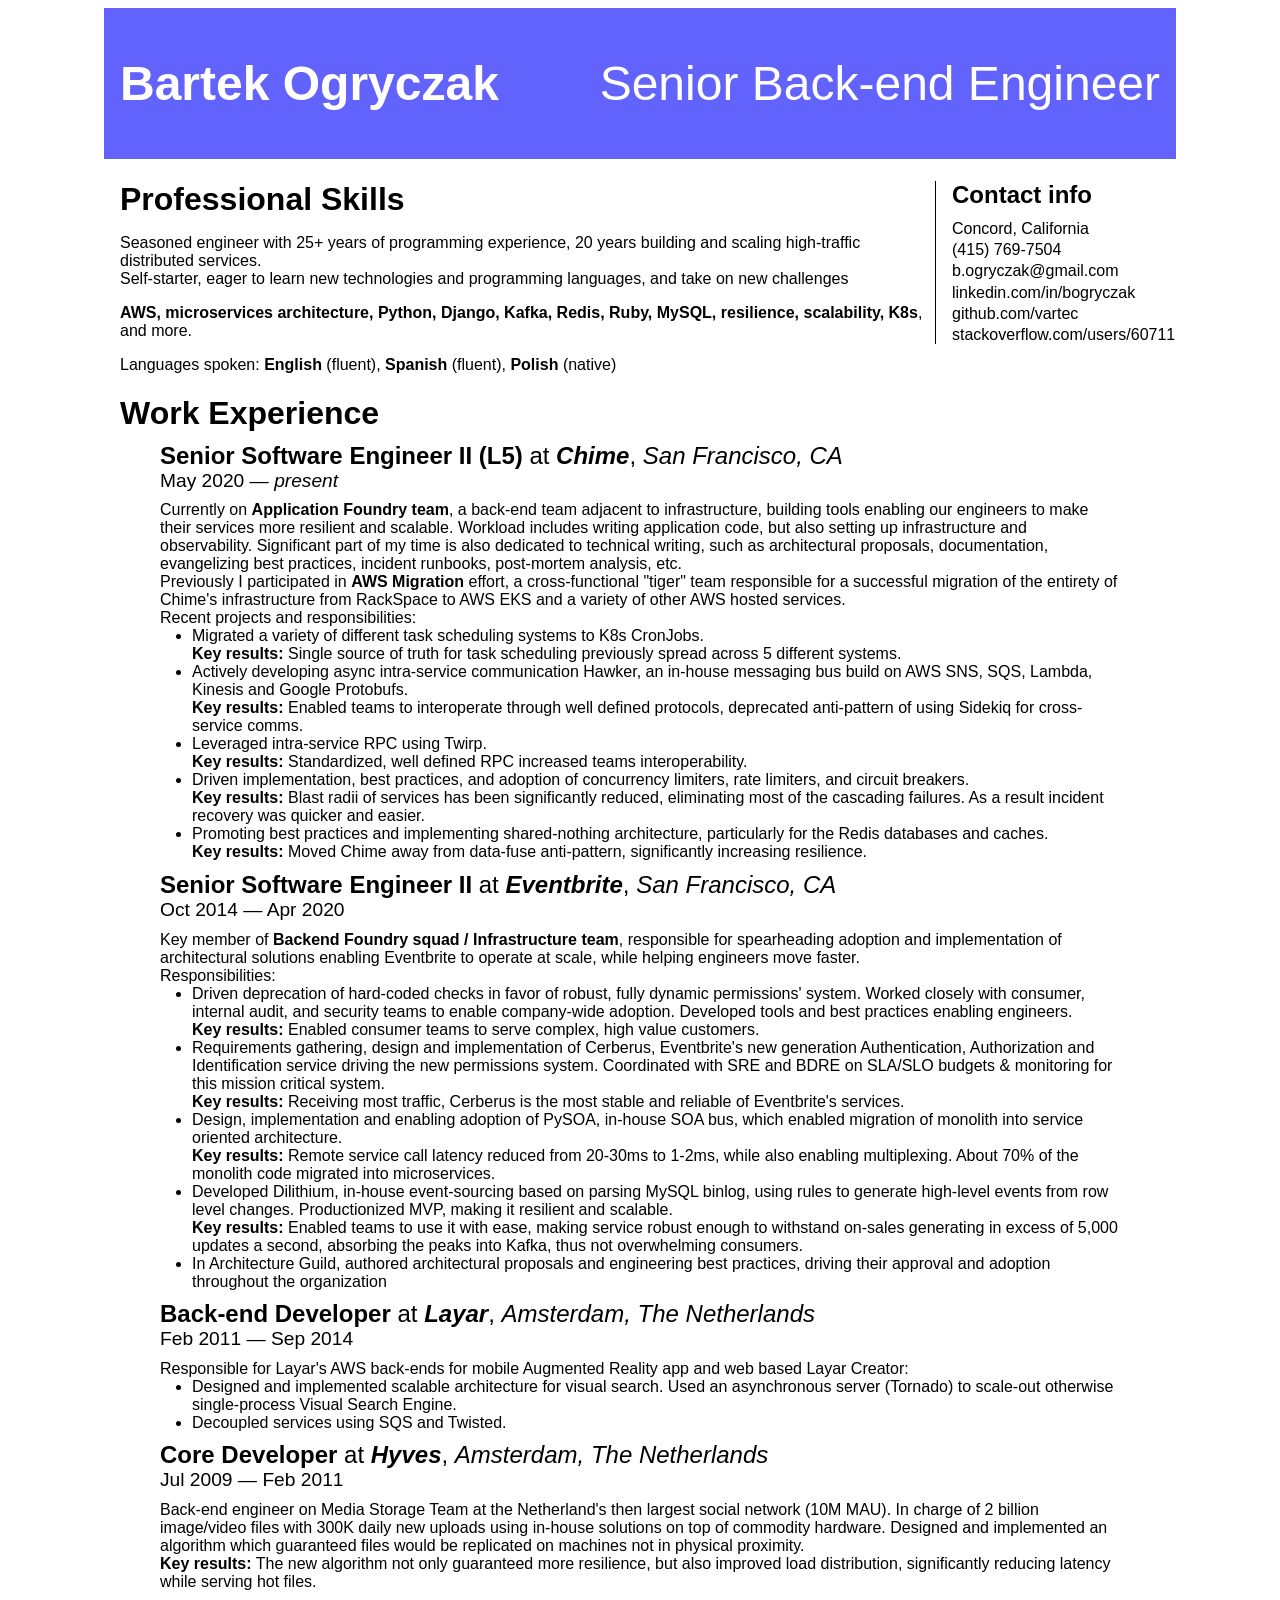
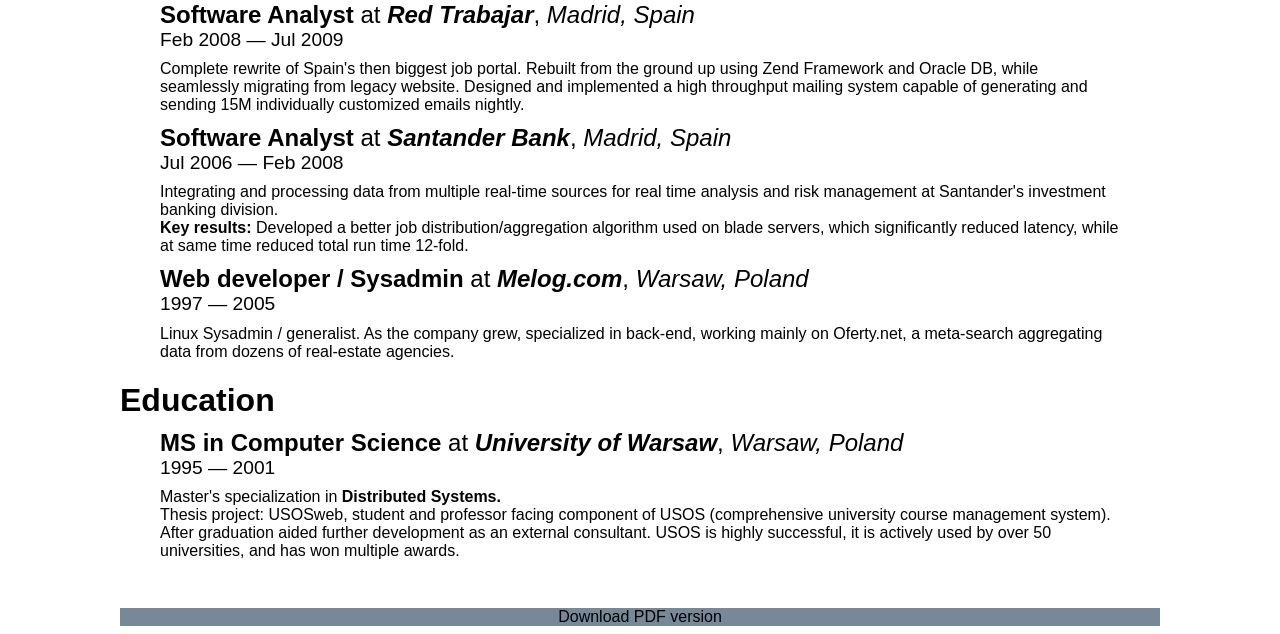
<file: index.html>
<html>
    <head>
        <title>Bartek Ogryczak</title>
        <link rel="stylesheet" type="text/css" href="resume.css">
        <meta charset="utf-8">
        <meta http-equiv="refresh" content="0; url=resume.html">
    </head>
    <body>
    <a href="resume.html">Bartek Ogryczak - Résumé</a>
    </body>
</html>
</file>
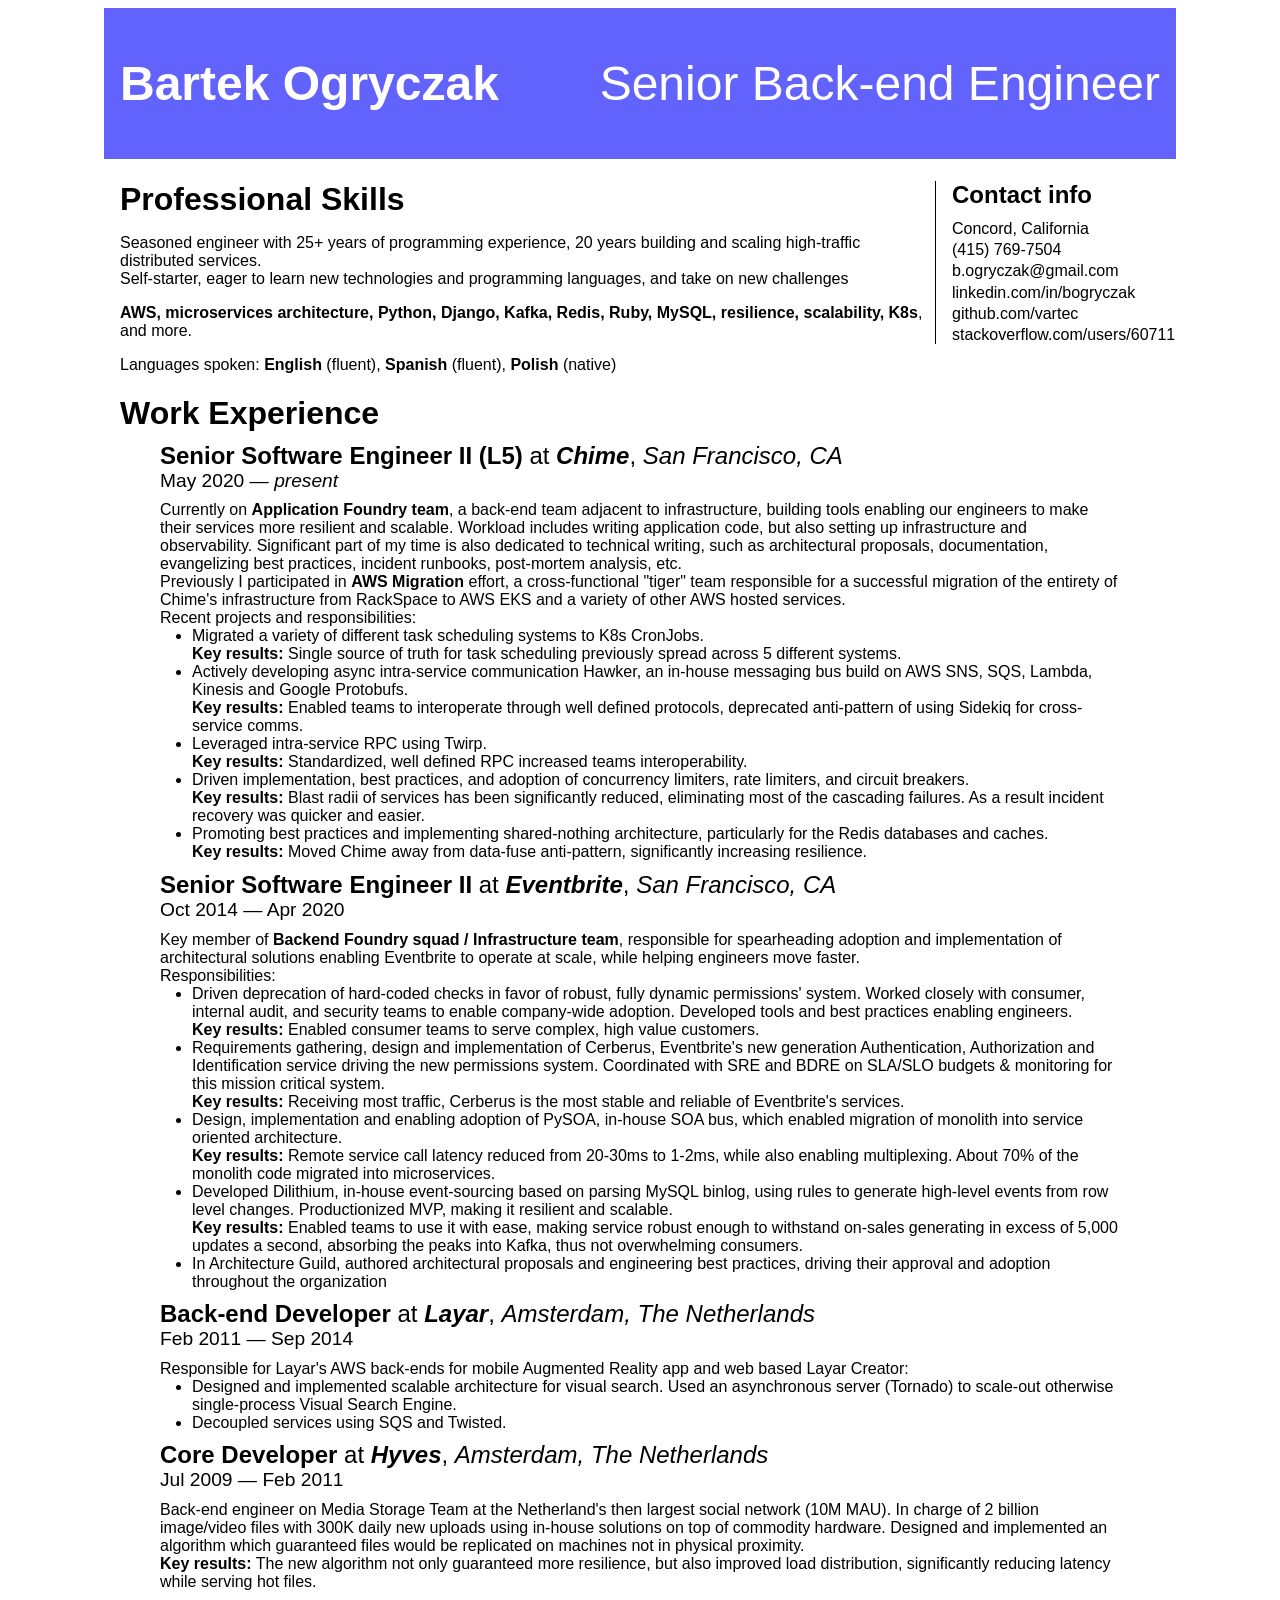
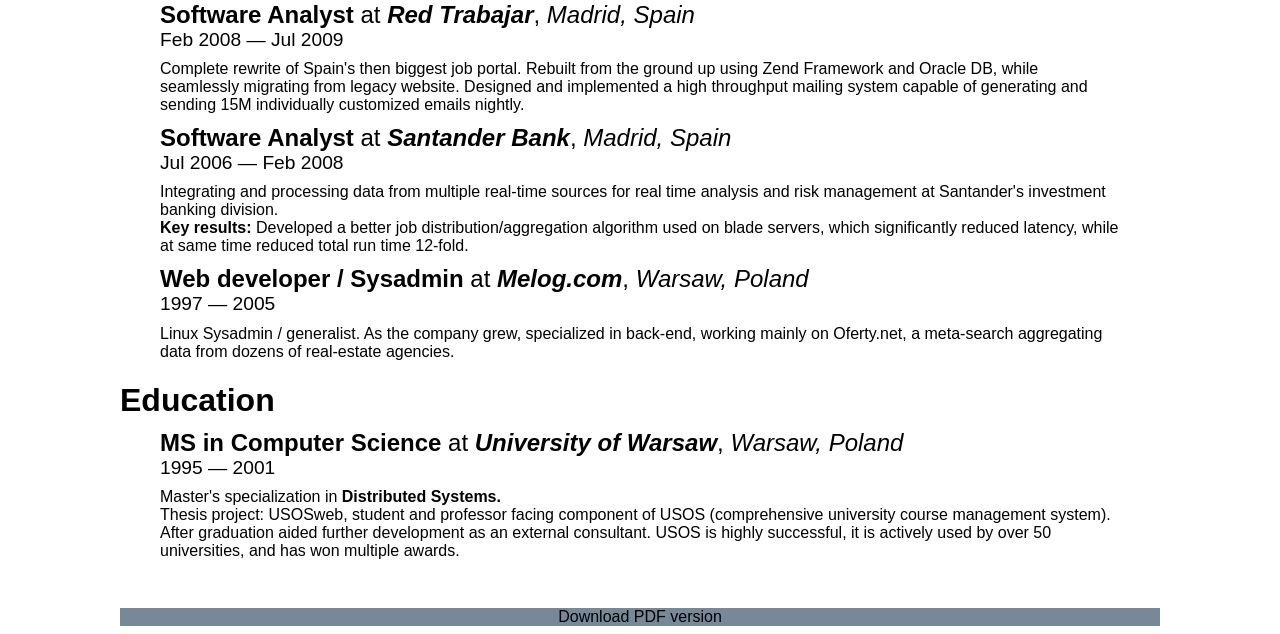
<file: resume.html>
<html>
    <head>
        <title>Bartek Ogryczak - Résumé</title>
        <meta property="og:title" content="Bartek Ogryczak - Résumé"/>
        <meta property="og:description" content="Seasoned engineer with 20+ years of programming experience, 15 years building and scaling high-traffic distributed services"/>
        <link rel="stylesheet" type="text/css" href="resume.css">
        <meta charset="utf-8">
        <link href="https://assets.calendly.com/assets/external/widget.css" rel="stylesheet">
        <script src="https://assets.calendly.com/assets/external/widget.js" type="text/javascript" async></script>
        <script type="text/javascript">window.onload = function() 
         { Calendly.initBadgeWidget({ url: 'https://calendly.com/b-ogryczak', text: 'Schedule time with me', color: '#00720d', textColor: '#ffffff', branding: true }); }
        </script>
    </head>
    <body>
        <div class="header">
            <div class="name-role">
                <h1><span title="pronounced bar-tech og-ree-chuck">Bartek Ogryczak</span>
                    <span class="role">Senior Back-end Engineer</span>
                    <span class="print-only">pronounced: bar-tech og-ree-chuck</span>
                </h1>
            </div>
        </div>
        <div class="main">
            <div class="contacts">
                <h2>Contact info</h2>
                <ul>
                    <li><a href="https://www.google.com/maps/place/Concord,+CA+94521/">Concord, California</a></li>
                    <li><a href="tel:+1-415-769-7504">(415) 769-7504</a></li>
                    <li><a href="mailto:b.ogryczak@gmail.com">b.ogryczak@gmail.com</a></li>
                    <li><a href="https://linkedin.com/in/bogryczak">linkedin.com/in/bogryczak</a></li>
                    <li><a href="https://github.com/vartec">github.com/vartec</a></li>
                    <li><a href="https://stackoverflow.com/users/60711/vartec">stackoverflow.com/users/60711</a></li>
                </ul>
            </div>

            <div class="skills">
            <h1>Professional Skills</h1>
            <p>Seasoned engineer with 25+ years of programming experience, 20&nbsp;years building and scaling high-traffic distributed services. 
            <br/>Self-starter, eager to learn new technologies and programming languages, and take on new challenges
            <p>
            <em>AWS, microservices architecture, Python, Django, Kafka, Redis, Ruby, MySQL, resilience, scalability, K8s</em>, and more.
            
            <p>Languages spoken: <em>English</em> (fluent), <em>Spanish</em> (fluent), <em>Polish</em> (native)</p>
            </div>

            <h1>Work Experience</h1>

            <div class="experience pagebreak">
                <h2>
                    <span class="position">Senior Software Engineer II (L5)</span> at
                    <span class="company"><a href="https://chime.com/">Chime</a></span>, <span class="location">San Francisco, CA</span>
                    <span class="dates">May 2020 &mdash; <i>present</i></span>
                </h2>
    
                <p>
                    Currently on <em>Application Foundry team</em>, a back-end team adjacent to infrastructure, building tools enabling our engineers to make their services more resilient and scalable. 
                    Workload includes writing application code, but also setting up infrastructure and observability. 
                    Significant part of my time is also dedicated to technical writing, such as architectural proposals, documentation, evangelizing best practices, incident runbooks, post-mortem analysis, etc.
                    <br/>
                    Previously I participated in <em>AWS Migration</em> effort, a cross-functional "tiger" team responsible for a successful migration of the entirety of Chime's infrastructure from RackSpace to AWS EKS and a variety of other AWS hosted services.
                </p>
                <p>
                    Recent projects and responsibilities:
                </p>
                <ul>
                    <li>Migrated a variety of different task scheduling systems to K8s CronJobs.
                        <br/><em class="key-results">Key results:</em> Single source of truth for task scheduling previously spread across 5 different systems.</li>
                    <li>Actively developing async intra-service communication Hawker, an in-house messaging bus build on AWS SNS, SQS, Lambda, Kinesis and Google Protobufs. 
                        <br/><em class="key-results">Key results:</em> Enabled teams to interoperate through well defined protocols, deprecated anti-pattern of using Sidekiq for cross-service comms.</li>
                    <li>Leveraged intra-service RPC using Twirp. 
                        <br/><em class="key-results">Key results:</em> Standardized, well defined RPC increased teams interoperability.</li>
                    <li>Driven implementation, best practices, and adoption of concurrency limiters, rate limiters, and circuit breakers.
                        <br/><em class="key-results">Key results:</em> Blast radii of services has been significantly reduced, eliminating most of the cascading failures. As a result incident recovery was quicker and easier.</li>
                    <li>Promoting best practices and implementing shared-nothing architecture, particularly for the Redis databases and caches. 
                        <br/><em class="key-results">Key results:</em> Moved Chime away from data-fuse anti-pattern, significantly increasing resilience.</li>
                </ul>
            </div>
            <h1 class="print-only">Work Experience <span class="continued">(continued)</span></h1>
            <div class="experience ">
                <h2>
                    <span class="position">Senior Software Engineer II</span> at
                    <span class="company"><a href="https://eventbrite.com/">Eventbrite</a></span>, <span class="location">San Francisco, CA</span>
                    <span class="dates">Oct 2014 &mdash; Apr 2020</span>
                </h2>
    
                <p>
                    Key member of <em>Backend Foundry squad / Infrastructure team</em>, responsible for spearheading adoption and
                    implementation of architectural solutions enabling Eventbrite to operate at scale, while helping engineers
                    move faster.
                </p>
                <p>
                    Responsibilities:
                </p>
                <ul>
                    <li>Driven deprecation of hard-coded checks in favor of robust, fully dynamic permissions' system.
                        Worked closely with consumer, internal audit, and security teams to enable company-wide adoption.
                        Developed tools and best practices enabling engineers.
                        <br/><em class="key-results">Key results:</em> Enabled consumer teams to serve complex, high value customers.</li>
                    <li>Requirements gathering, design and implementation of Cerberus, Eventbrite's new generation
                        Authentication, Authorization and Identification service driving the new permissions system.
                        Coordinated with SRE and BDRE on SLA/SLO budgets & monitoring for this mission critical system.
                        <br/><em class="key-results">Key results:</em> Receiving most traffic, Cerberus is the most stable and reliable of Eventbrite's services.</li>
                    <li>Design, implementation and enabling adoption of PySOA, in-house SOA bus, which enabled migration
                        of monolith into service oriented architecture.
                        <br/><em class="key-results">Key results:</em> Remote service call latency reduced from 20-30ms to 1-2ms, while also enabling
                        multiplexing. About 70% of the monolith code migrated into microservices.</li>
                    <li>Developed Dilithium, in-house event-sourcing based on parsing MySQL binlog, using rules to
                        generate high-level events from row level changes. Productionized MVP, making it resilient and
                        scalable. 
                        <br/><em class="key-results">Key results:</em> Enabled teams to use it with ease, making service robust enough to withstand
                        on-sales generating in excess of 5,000 updates a second, absorbing the peaks into Kafka, thus not
                        overwhelming consumers.</li>
                    <li>In Architecture Guild, authored architectural proposals and engineering best practices, driving their
                        approval and adoption throughout the organization</li>
                </ul>
                
            </div>
            <div class="experience ">
                <h2>
                    <span class="position">Back-end Developer</span> at
                    <span class="company"><a href="https://layar.com/">Layar</a></span>, <span class="location">Amsterdam, The Netherlands</span>
                    <span class="dates">Feb 2011 &mdash; Sep 2014</span>
                </h2>
    
                <p>
                    Responsible for Layar's AWS back-ends for mobile Augmented Reality app and web based Layar Creator:
                </p>
                <ul>
                    <li>Designed and implemented scalable architecture for visual search. Used an asynchronous server (Tornado) to scale-out otherwise single-process Visual Search Engine.</li>
                    <li>Decoupled services using SQS and Twisted.</li>
                </ul>
 
            </div>

            <div class="experience pagebreak">
                <h2>
                    <span class="position" title="Back-end SWE on Core Team">Core Developer</span> at
                    <span class="company"><a href="https://en.wikipedia.org/wiki/Hyves">Hyves</a></span>, <span class="location">Amsterdam, The Netherlands</span>
                    <span class="dates">Jul 2009 &mdash; Feb 2011</span>
                </h2>
                <p>
                    Back-end engineer on Media Storage Team at the Netherland's then largest social network (10M MAU).
                    In charge of 2 billion image/video files with 300K daily new uploads using in-house solutions on top of
                    commodity hardware. Designed and implemented an algorithm which guaranteed files would be replicated on
                    machines not in physical proximity.
                    <br/><em class="key-results">Key results:</em> The new algorithm not only guaranteed more resilience, but also improved load distribution,
                    significantly reducing latency while serving hot files.
                </p>
            </div>
            <h1 class="print-only">Work Experience <span class="continued">(continued)</span></h1>
            <div class="experience">
                <h2>
                    <span class="position" title="Spanish equivalent of L3 SWE">Software Analyst</span> at
                    <span class="company">Red Trabajar</span>, <span class="location">Madrid, Spain</span>
                    <span class="dates">Feb 2008 &mdash; Jul 2009</span>
                </h2>
                <p>
                    Complete rewrite of Spain's then biggest job portal. Rebuilt from the ground up using Zend Framework and
                    Oracle DB, while seamlessly migrating from legacy website. Designed and implemented a high throughput
                    mailing system capable of generating and sending 15M individually customized emails nightly.
                </p>
            </div>

            <div class="experience">
                <h2>
                    <span class="position" title="Spanish equivalent of L3 SWE">Software Analyst</span> at
                    <span class="company">Santander Bank</span>, <span class="location">Madrid, Spain</span>
                    <span class="dates">Jul 2006 &mdash; Feb 2008</span>
                </h2>
                <p>
                    Integrating and processing data from multiple real-time sources for real time analysis and risk management at
                    Santander's investment banking division.<br/>
                    <em class="key-results">Key results:</em> Developed a better job distribution/aggregation algorithm used on blade servers, which
                    significantly reduced latency, while at same time reduced total run time 12-fold.
                </p>
            </div>

            <div class="experience">
                <h2>
                    <span class="position">Web developer / Sysadmin</span> at
                    <span class="company">Melog.com</span>, <span class="location">Warsaw, Poland</span>
                    <span class="dates">1997 &mdash; 2005</span>
                </h2>
                <p>
                    Linux Sysadmin / generalist. As the company grew, specialized in back-end, working mainly on <a href="https://oferty.net">Oferty.net</a>, a
                    meta-search aggregating data from dozens of real-estate agencies.
                </p>
            </div>


            <h1>Education</h1>
            <div class="experience">
                <h2>
                    <span class="position">MS in Computer Science</span> at
                    <span class="company">University of Warsaw</span>, <span class="location">Warsaw, Poland</span>
                    <span class="dates">1995 &mdash; 2001</span>
                </h2>
                <p>
                    Master's specialization in <em class="key-results">Distributed Systems.</em><br/>
                    Thesis project: USOSweb, student and professor facing component of <a href="https://www.usos.edu.pl/about-usos">USOS</a> (comprehensive university course
                    management system). After graduation aided further development as an external consultant. USOS is highly
                    successful, it is actively used by over 50 universities, and has won multiple awards.
                </p>
            </div>

        </div>
        <div class="download"><a href="B_Ogryczak-Resume.pdf">Download PDF version</a></div>
    </body>
</html>
</file>
<file: resume.css>
@charset "utf-8";

body {
    font-family: Calibri, Candara, Segoe, "Segoe UI", Arial, sans-serif;
}

ul {
    margin-left: 0;
    padding-left: 2em;
}

a {
    color: inherit;
    text-decoration: inherit;
}
a:hover, a:active  {
    text-decoration: underline;
}

em {
    font-weight: bold;
    font-style: inherit;
}

.key_results {
    display: block;
}

.header {
    background-color: rgb(98, 98, 252);
    color: white;   
    padding: 1rem;
}
div.header {
    max-width: 65rem;
    margin: auto;
}

.header .name-role {
    font-size: 1.5rem;
}
.header .name-role .role {
    float: right;
    font-weight: normal;
}
div.contacts {
    float: right;
    width: 14rem;
    /* padding-bottom: 2rem; */
    border-left: 0.05rem;
    border-style: none none none solid;
}
.contacts h2 {
    margin: 0 0 .5rem 1rem;
    list-style-type: none;
}
.contacts li {
    padding-top: .2rem;
    padding-left: 0;
    list-style-type: none;
}
.contacts ul {
    padding-left: 1rem;
}

#location {
    list-style-type: "🌎 ";
}
#phone {
    list-style-type: "📞 ";
}
#email {
    list-style-type: "📧 ";
}
#linkedin {
    list-style-type: "💼 ";
}
#github {
    list-style-type: "💾 ";
}


.main {
    max-width: 65rem;
    margin: auto;
}

.main h1 {
    margin-block-end: .1em;
}

div.experience {
    max-width: 60rem;
    margin: auto;
}
.experience h2 {
    font-weight: normal;
    font-size: 1.5em;
    margin-block-end: .4em;
    margin-block-start: .4em;
}
.experience span {
    white-space: nowrap;
}
span.position {
    font-weight: bold;
}
span.company {
    font-weight: bold;
    font-style: italic;
}
span.location {
    font-style: italic;
}
span.dates {
    font-size: .8em;
}
span.dates:before {
    content: '';
    display: block;
}
.experience p, ul {
    margin-block-start: 0;
    margin-block-end: 0;
}

.download {
    background-color: lightslategrey;
    text-align: center;
    max-width: 65rem;
    margin: auto;
    margin-block-start: 3em;
}

.tagline {
    font-size: 1.1em;
}

.print-only {
    display: none;
}


.calendly-badge-widget { 
    left: 80% !important; 
    margin-left: -100px!important; 
}


@media print
{    
    body {
        font-family: Optima, Calibri, Candara, Segoe, "Segoe UI", Arial, sans-serif;
    }
    
    .download, .download * {
        display: none !important;
    }

    .calendly-badge-widget { 
        display: none !important;
    }
    
    .header {
        background-color: inherit;
        color: inherit;   
        padding: 0;
        margin-block-end: .1rem;
        border-style: none none double none;
        border-width: 0.2rem;
    }

    .header .name-role {
        font-size: 1.2rem;
    }

    .header .name-role .role {
        font-size: .8em;
        padding-top: .2em;
    }

    .header .name-role .print-only{
        font-size: .7rem;
        font-style: italic;
        font-weight: 200;
        display: block;
    }

    div.contacts {
        /* padding-bottom: 4rem; */
        margin-left: 2em;
    }

    .pagebreak {
        page-break-after: always;
    }
    
    .print-only {
        display: inline;
    }

    .continued {
        font-weight: 100;
        font-size: .7em;
        padding-top: .3em;
    }
}
</file>
